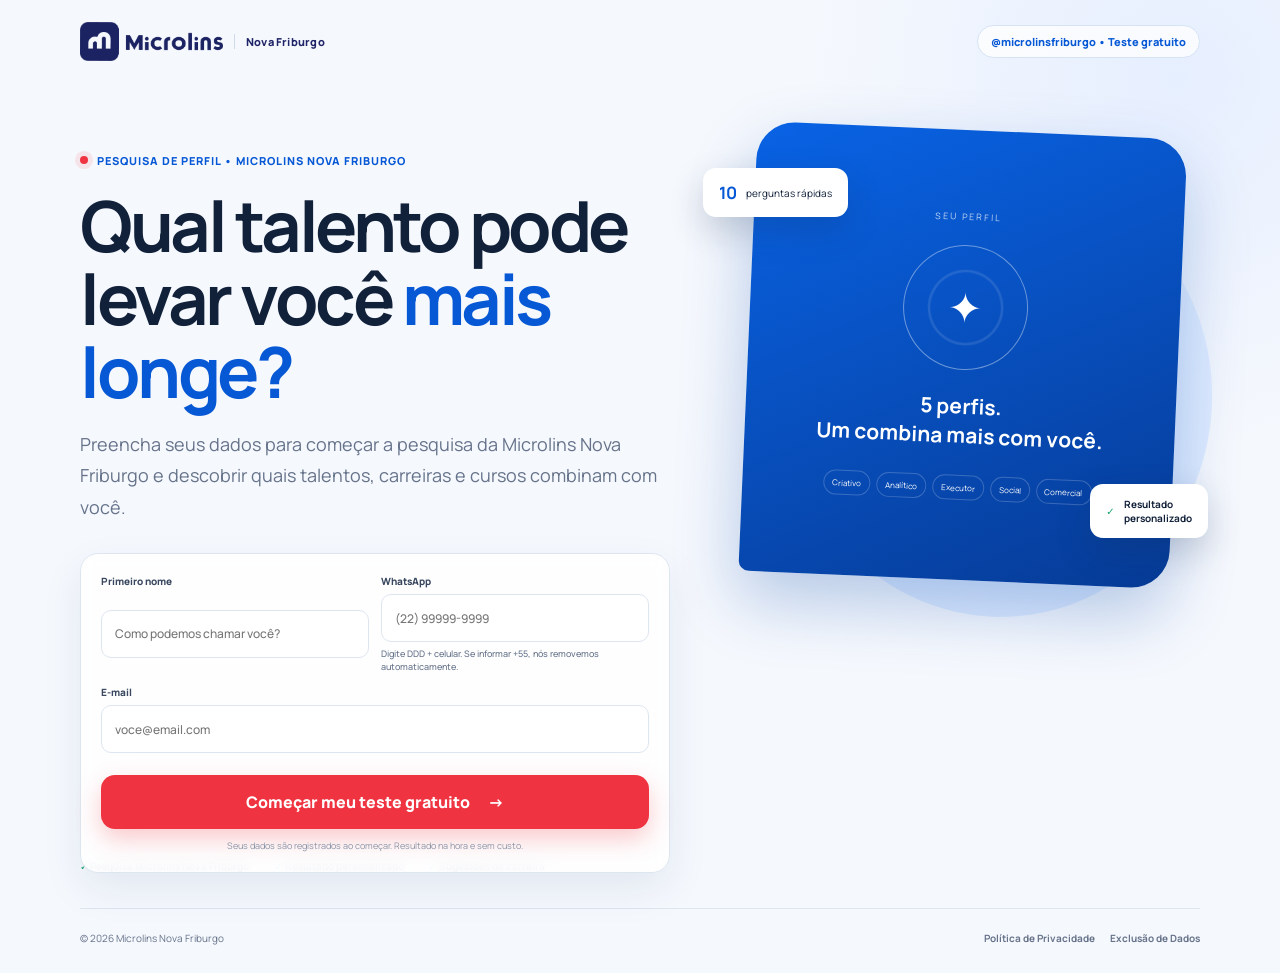
<file: index.html>
<!doctype html>
<html lang="pt-BR">
<head>
  <meta charset="UTF-8">
  <meta name="viewport" content="width=device-width,initial-scale=1">
  <meta name="description" content="Pesquisa de perfil da Microlins Nova Friburgo para descobrir talentos, caminhos profissionais e cursos compatíveis.">
  <meta name="theme-color" content="#0758d5">
  <title>Teste de Perfil | Microlins Nova Friburgo</title>
  <link rel="preconnect" href="https://fonts.googleapis.com">
  <link rel="preconnect" href="https://fonts.gstatic.com" crossorigin>
  <link href="https://fonts.googleapis.com/css2?family=Manrope:wght@400;500;600;700;800&display=swap" rel="stylesheet">
  <link rel="stylesheet" href="styles.css?v=20260728-1">
  <!-- Meta Pixel Code -->
  <script>
  !function(f,b,e,v,n,t,s)
  {if(f.fbq)return;n=f.fbq=function(){n.callMethod?
  n.callMethod.apply(n,arguments):n.queue.push(arguments)};
  if(!f._fbq)f._fbq=n;n.push=n;n.loaded=!0;n.version='2.0';
  n.queue=[];t=b.createElement(e);t.async=!0;
  t.src=v;s=b.getElementsByTagName(e)[0];
  s.parentNode.insertBefore(t,s)}(window, document,'script',
  'https://connect.facebook.net/en_US/fbevents.js');
  fbq('init', '1681201459770851');
  fbq('track', 'PageView');
  </script>
  <noscript><img height="1" width="1" style="display:none"
  src="https://www.facebook.com/tr?id=1681201459770851&ev=PageView&noscript=1"
  /></noscript>
  <!-- End Meta Pixel Code -->
  <!-- GOOGLE ANALYTICS: cole a tag gtag.js aqui. -->
</head>
<body>
<header class="topbar">
  <a class="brand" href="#" aria-label="Microlins Nova Friburgo — início">
    <img src="microlins-logo.png" alt="Microlins">
    <span class="brand-unit">Nova Friburgo</span>
  </a>
  <span class="badge">@microlinsfriburgo • Teste gratuito</span>
</header>
<main>
<section id="welcome" class="screen welcome active">
  <div class="hero-copy">
    <div class="eyebrow"><i></i> Pesquisa de perfil • Microlins Nova Friburgo</div>
    <h1>Qual talento pode levar você <em>mais longe?</em></h1>
    <p>Preencha seus dados para começar a pesquisa da Microlins Nova Friburgo e descobrir quais talentos, carreiras e cursos combinam com você.</p>
    <form id="lead-form" class="welcome-form" novalidate>
      <div class="welcome-fields">
        <label>Primeiro nome<input name="studentName" autocomplete="given-name" placeholder="Como podemos chamar você?" required></label>
        <label>WhatsApp<input name="studentWhatsapp" type="tel" inputmode="numeric" autocomplete="tel-national" maxlength="20" placeholder="(22) 99999-9999" aria-describedby="whatsapp-help" required><small id="whatsapp-help" class="phone-hint">Digite DDD + celular. Se informar +55, nós removemos automaticamente.</small></label>
        <label class="wide">E-mail<input name="studentEmail" type="email" inputmode="email" autocomplete="email" placeholder="voce@email.com" required></label>
      </div>
      <p id="form-error" class="error" role="alert"></p>
      <button class="btn primary welcome-submit" type="submit">Começar meu teste gratuito <span>→</span></button>
      <small class="secure">Seus dados são registrados ao começar. Resultado na hora e sem custo.</small>
    </form>
  </div>
  <div class="hero-art" aria-hidden="true"><div class="profile-card"><label>SEU PERFIL</label><div class="spark">✦</div><strong>5 perfis.<br>Um combina mais com você.</strong><div><span>Criativo</span><span>Analítico</span><span>Executor</span><span>Social</span><span>Comercial</span></div></div><aside class="float one"><b>10</b> perguntas rápidas</aside><aside class="float two">✓ <b>Resultado<br>personalizado</b></aside></div>
  <div class="trust"><span>✓ Pesquisa Microlins Nova Friburgo</span><span>✓ Resultado personalizado</span><span>✓ Sugestões de carreira</span></div>
</section>
<section id="quiz" class="screen quiz" aria-live="polite">
  <div class="progress-copy"><span id="progress-label"></span><b id="progress-percent"></b></div>
  <div class="progress" role="progressbar" aria-valuemin="1" aria-valuemax="10"><i id="progress-bar"></i></div>
  <article class="quiz-card"><b id="question-number" class="number"></b><h2 id="question-title"></h2><p>Escolha a alternativa que mais combina com você.</p><div id="answers" class="answers"></div></article>
  <button id="back" class="text-btn">← Voltar</button>
</section>
<section id="result" class="screen result">
  <div class="result-head"><div class="eyebrow light">Seu perfil predominante é</div><div id="result-icon" class="result-icon"></div><h2 id="result-title"></h2><p id="result-summary"></p></div>
  <div class="result-body"><article class="score-card"><h3>Seu mapa de talentos</h3><p>Todo mundo tem um pouco de cada perfil. Veja como ficaram suas respostas:</p><div id="score-list"></div></article>
    <div class="result-grid"><article class="info-card"><i>⚡</i><h3>Seus pontos fortes</h3><ul id="strengths"></ul></article><article class="info-card"><i>🚀</i><h3>Profissões que combinam</h3><div id="careers" class="chips"></div></article><article class="info-card courses"><i>🎓</i><h3>Cursos para começar</h3><ul id="courses"></ul></article></div>
    <aside id="offer-card" class="offer-card">
      <div class="offer-ribbon">Benefício liberado após a conclusão do teste</div>
      <div class="offer-layout">
        <div class="offer-copy">
          <div class="eyebrow light">Condição especial Microlins Nova Friburgo</div>
          <h3><span id="offer-student"></span>, sua recomendação começa por <strong id="offer-course"></strong>.</h3>
          <p>Seu resultado foi <b id="offer-profile"></b>. Ao concluir o teste, você liberou uma condição de matrícula para participantes desta pesquisa.</p>
        </div>
        <div class="offer-price" aria-label="Matrícula de cento e noventa e nove reais por um real">
          <span>Matrícula</span>
          <del>R$ 199,00</del>
          <strong>R$ 1,00</strong>
        </div>
      </div>
      <div class="offer-action">
        <div class="countdown-wrap">
          <span>Tempo para solicitar pelo WhatsApp</span>
          <div id="offer-timer" class="countdown" role="timer" aria-live="polite">05:00</div>
          <small id="offer-status">O prazo continua correndo mesmo se a página for atualizada.</small>
        </div>
        <a id="whatsapp" class="btn whatsapp" target="_blank" rel="noopener">Solicitar matrícula por R$ 1 ↗</a>
        <p id="save-error" class="error" role="alert" hidden></p>
      </div>
      <p class="offer-terms">
        *Condição destinada a novos alunos que concluíram esta pesquisa e válida para todos os cursos oferecidos pela unidade Microlins Nova Friburgo. O valor promocional de R$ 1 refere-se exclusivamente à taxa de matrícula, cujo valor normal é R$ 199. Mensalidades, material didático e outros itens contratados são cobrados separadamente. Benefício pessoal e intransferível, sujeito à confirmação da unidade.
      </p>
    </aside>
    <button id="restart" class="text-btn">↻ Refazer o teste</button>
  </div>
</section>
</main>
<footer class="site-footer">
  <span>© 2026 Microlins Nova Friburgo</span>
  <nav aria-label="Privacidade">
    <a href="/privacy.html">Política de Privacidade</a>
    <a href="/exclusao-de-dados.html">Exclusão de Dados</a>
  </nav>
</footer>
<script src="script.js?v=20260923-1"></script>
</body>
</html>
</file>
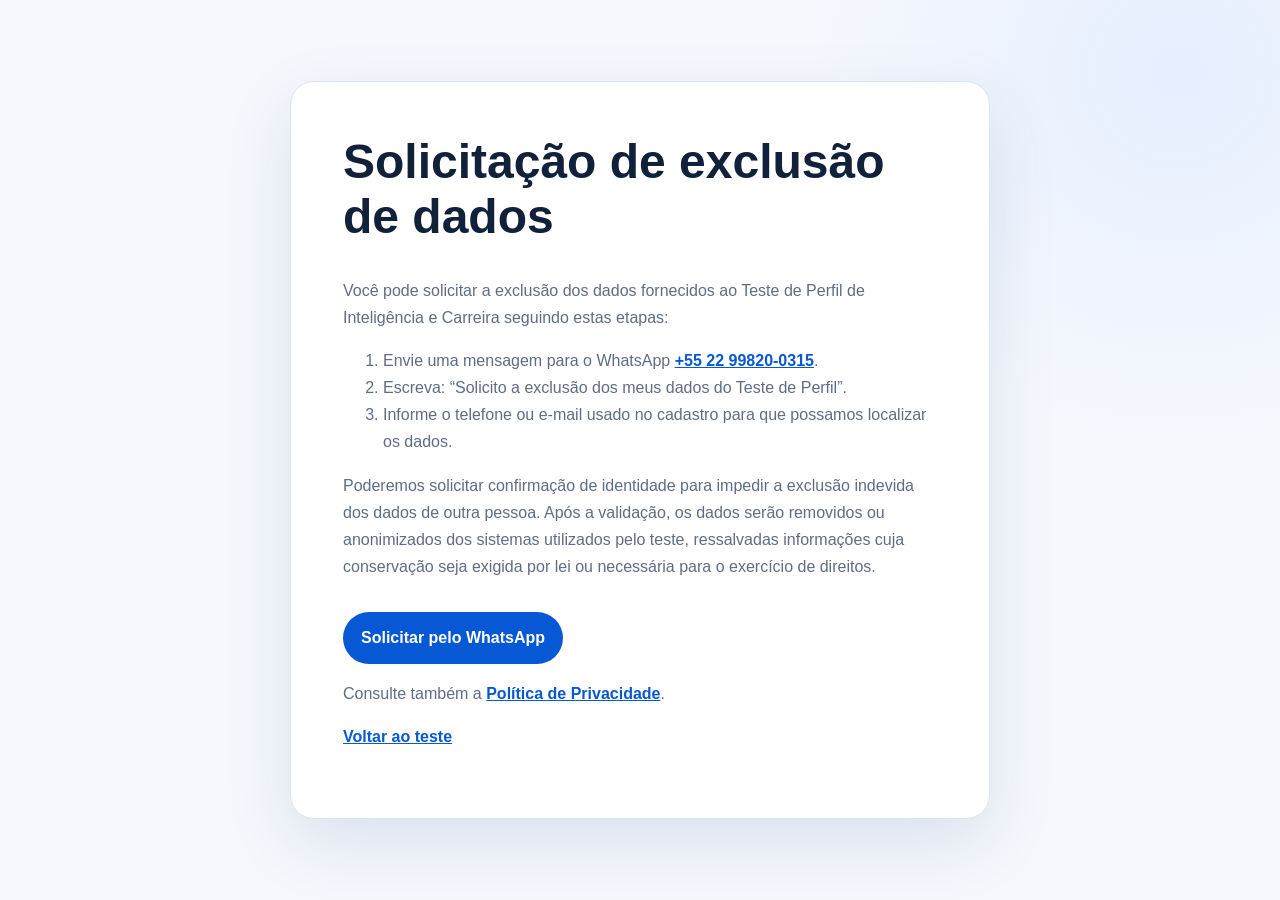
<file: exclusao-de-dados.html>
<!doctype html>
<html lang="pt-BR">
<head>
  <meta charset="UTF-8">
  <meta name="viewport" content="width=device-width,initial-scale=1">
  <meta name="robots" content="index,follow">
  <meta name="theme-color" content="#0758d5">
  <meta name="description" content="Instruções para solicitar a exclusão de dados do Teste de Perfil de Inteligência e Carreira.">
  <title>Exclusão de Dados | Teste de Perfil</title>
  <style>
    :root{--blue:#0758d5;--ink:#12213a;--muted:#5f6d84;--line:#dde5ef;--bg:#f5f8fd;--paper:#fff}
    *{box-sizing:border-box}
    body{display:grid;min-height:100vh;margin:0;padding:16px;color:var(--ink);background:radial-gradient(circle at 92% 8%,#e6efff 0,transparent 25%),var(--bg);font:16px/1.7 Arial,Helvetica,sans-serif;place-items:center}
    main{width:min(700px,100%);padding:clamp(24px,5vw,52px);border:1px solid var(--line);border-radius:24px;background:var(--paper);box-shadow:0 24px 70px rgba(13,47,101,.11)}
    h1{margin-top:0;line-height:1.15;font-size:clamp(2rem,7vw,3rem)}p,li{color:var(--muted)}a{color:var(--blue);font-weight:700}
    .button{display:inline-block;margin-top:16px;padding:12px 18px;border-radius:999px;color:#fff;background:var(--blue);text-decoration:none}
  </style>
</head>
<body>
  <main>
    <h1>Solicitação de exclusão de dados</h1>
    <p>
      Você pode solicitar a exclusão dos dados fornecidos ao Teste de Perfil de
      Inteligência e Carreira seguindo estas etapas:
    </p>
    <ol>
      <li>
        Envie uma mensagem para o WhatsApp
        <a href="https://wa.me/5522998200315" rel="noopener">+55 22 99820-0315</a>.
      </li>
      <li>Escreva: “Solicito a exclusão dos meus dados do Teste de Perfil”.</li>
      <li>
        Informe o telefone ou e-mail usado no cadastro para que possamos localizar
        os dados.
      </li>
    </ol>
    <p>
      Poderemos solicitar confirmação de identidade para impedir a exclusão
      indevida dos dados de outra pessoa. Após a validação, os dados serão
      removidos ou anonimizados dos sistemas utilizados pelo teste, ressalvadas
      informações cuja conservação seja exigida por lei ou necessária para o
      exercício de direitos.
    </p>
    <a class="button" href="https://wa.me/5522998200315?text=Solicito%20a%20exclus%C3%A3o%20dos%20meus%20dados%20do%20Teste%20de%20Perfil." rel="noopener">Solicitar pelo WhatsApp</a>
    <p>Consulte também a <a href="/privacy.html">Política de Privacidade</a>.</p>
    <p><a href="/">Voltar ao teste</a></p>
  </main>
</body>
</html>
</file>
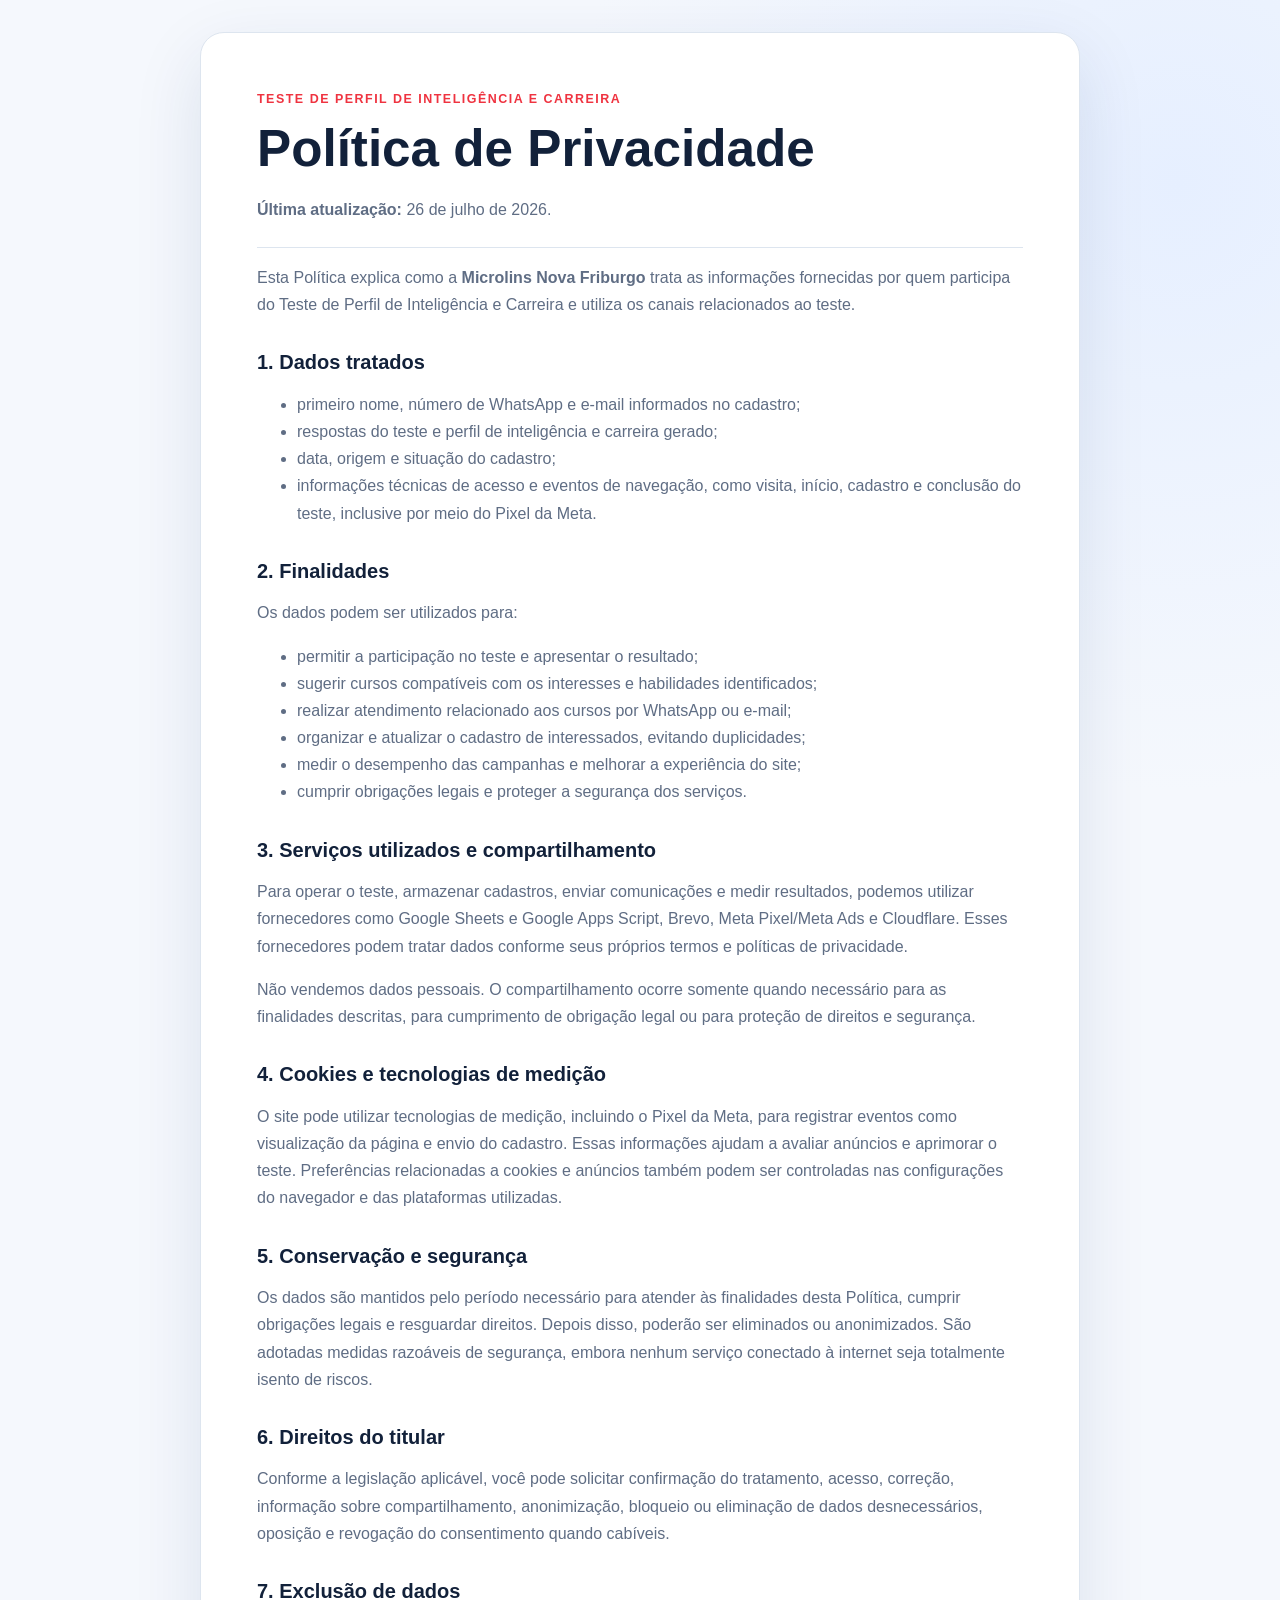
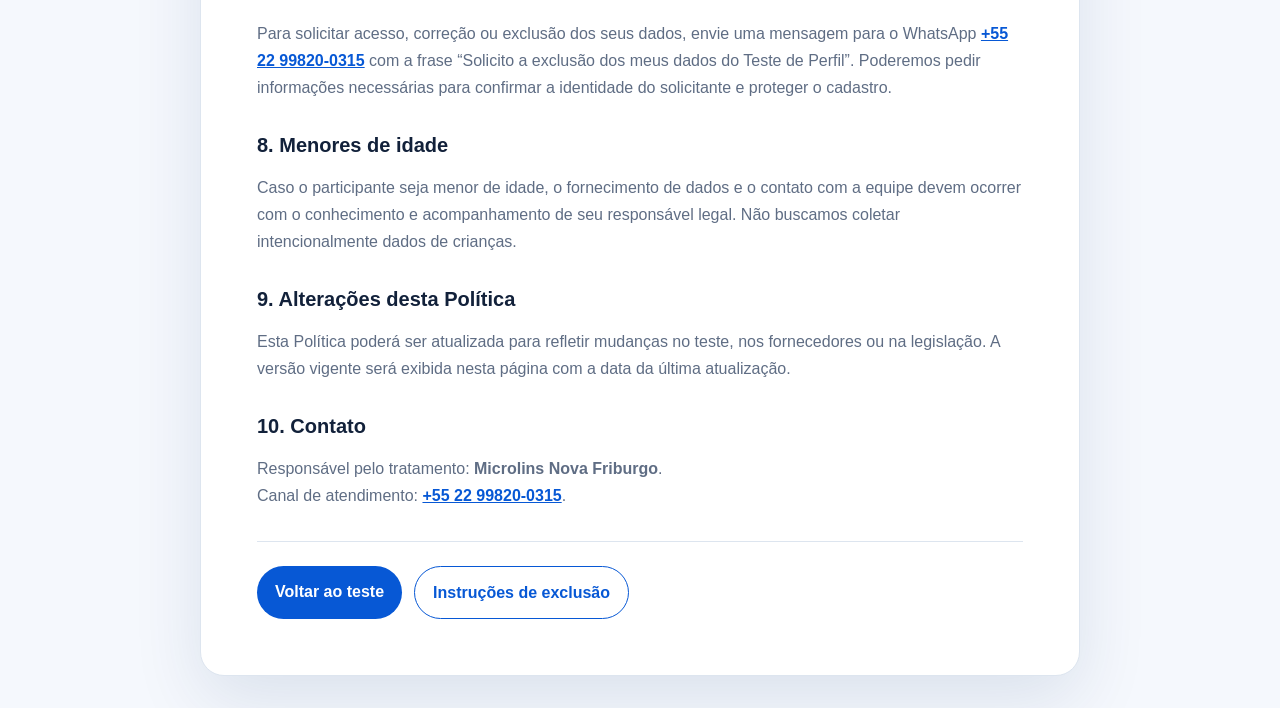
<file: privacy.html>
<!doctype html>
<html lang="pt-BR">
<head>
  <meta charset="UTF-8">
  <meta name="viewport" content="width=device-width,initial-scale=1">
  <meta name="robots" content="index,follow">
  <meta name="theme-color" content="#0758d5">
  <meta name="description" content="Política de Privacidade do Teste de Perfil de Inteligência e Carreira da Microlins Nova Friburgo.">
  <title>Política de Privacidade | Teste de Perfil</title>
  <style>
    :root{--blue:#0758d5;--dark:#073b96;--red:#ef3340;--ink:#12213a;--muted:#5f6d84;--line:#dde5ef;--bg:#f5f8fd;--paper:#fff}
    *{box-sizing:border-box}
    body{margin:0;color:var(--ink);background:radial-gradient(circle at 92% 8%,#e6efff 0,transparent 25%),var(--bg);font:16px/1.7 Arial,Helvetica,sans-serif}
    main{width:min(880px,calc(100% - 32px));margin:32px auto;padding:clamp(24px,5vw,56px);border:1px solid var(--line);border-radius:24px;background:var(--paper);box-shadow:0 24px 70px rgba(13,47,101,.11)}
    h1,h2{line-height:1.2}h1{margin:0;font-size:clamp(2rem,6vw,3.2rem)}h2{margin-top:2rem;font-size:1.25rem}
    p,li{color:var(--muted)}a{color:var(--blue);font-weight:700}.eyebrow{margin:0 0 8px;color:var(--red);font-size:.78rem;font-weight:800;letter-spacing:.12em;text-transform:uppercase}
    .updated{padding-bottom:24px;border-bottom:1px solid var(--line)}.actions{display:flex;flex-wrap:wrap;gap:12px;margin-top:32px;padding-top:24px;border-top:1px solid var(--line)}
    .button{display:inline-block;padding:12px 18px;border-radius:999px;color:#fff;background:var(--blue);text-decoration:none}.button.secondary{color:var(--blue);background:transparent;border:1px solid var(--blue)}
  </style>
</head>
<body>
  <main>
    <p class="eyebrow">Teste de Perfil de Inteligência e Carreira</p>
    <h1>Política de Privacidade</h1>
    <p class="updated"><strong>Última atualização:</strong> 26 de julho de 2026.</p>

    <p>
      Esta Política explica como a <strong>Microlins Nova Friburgo</strong> trata as
      informações fornecidas por quem participa do Teste de Perfil de Inteligência
      e Carreira e utiliza os canais relacionados ao teste.
    </p>

    <h2>1. Dados tratados</h2>
    <ul>
      <li>primeiro nome, número de WhatsApp e e-mail informados no cadastro;</li>
      <li>respostas do teste e perfil de inteligência e carreira gerado;</li>
      <li>data, origem e situação do cadastro;</li>
      <li>
        informações técnicas de acesso e eventos de navegação, como visita,
        início, cadastro e conclusão do teste, inclusive por meio do Pixel da Meta.
      </li>
    </ul>

    <h2>2. Finalidades</h2>
    <p>Os dados podem ser utilizados para:</p>
    <ul>
      <li>permitir a participação no teste e apresentar o resultado;</li>
      <li>sugerir cursos compatíveis com os interesses e habilidades identificados;</li>
      <li>realizar atendimento relacionado aos cursos por WhatsApp ou e-mail;</li>
      <li>organizar e atualizar o cadastro de interessados, evitando duplicidades;</li>
      <li>medir o desempenho das campanhas e melhorar a experiência do site;</li>
      <li>cumprir obrigações legais e proteger a segurança dos serviços.</li>
    </ul>

    <h2>3. Serviços utilizados e compartilhamento</h2>
    <p>
      Para operar o teste, armazenar cadastros, enviar comunicações e medir
      resultados, podemos utilizar fornecedores como Google Sheets e Google Apps
      Script, Brevo, Meta Pixel/Meta Ads e Cloudflare. Esses fornecedores podem
      tratar dados conforme seus próprios termos e políticas de privacidade.
    </p>
    <p>
      Não vendemos dados pessoais. O compartilhamento ocorre somente quando
      necessário para as finalidades descritas, para cumprimento de obrigação
      legal ou para proteção de direitos e segurança.
    </p>

    <h2>4. Cookies e tecnologias de medição</h2>
    <p>
      O site pode utilizar tecnologias de medição, incluindo o Pixel da Meta, para
      registrar eventos como visualização da página e envio do cadastro. Essas
      informações ajudam a avaliar anúncios e aprimorar o teste. Preferências
      relacionadas a cookies e anúncios também podem ser controladas nas
      configurações do navegador e das plataformas utilizadas.
    </p>

    <h2>5. Conservação e segurança</h2>
    <p>
      Os dados são mantidos pelo período necessário para atender às finalidades
      desta Política, cumprir obrigações legais e resguardar direitos. Depois
      disso, poderão ser eliminados ou anonimizados. São adotadas medidas
      razoáveis de segurança, embora nenhum serviço conectado à internet seja
      totalmente isento de riscos.
    </p>

    <h2>6. Direitos do titular</h2>
    <p>
      Conforme a legislação aplicável, você pode solicitar confirmação do
      tratamento, acesso, correção, informação sobre compartilhamento,
      anonimização, bloqueio ou eliminação de dados desnecessários, oposição e
      revogação do consentimento quando cabíveis.
    </p>

    <h2 id="exclusao">7. Exclusão de dados</h2>
    <p>
      Para solicitar acesso, correção ou exclusão dos seus dados, envie uma
      mensagem para o WhatsApp
      <a href="https://wa.me/5522998200315?text=Solicito%20a%20exclus%C3%A3o%20dos%20meus%20dados%20do%20Teste%20de%20Perfil." rel="noopener">+55 22 99820-0315</a>
      com a frase “Solicito a exclusão dos meus dados do Teste de Perfil”.
      Poderemos pedir informações necessárias para confirmar a identidade do
      solicitante e proteger o cadastro.
    </p>

    <h2>8. Menores de idade</h2>
    <p>
      Caso o participante seja menor de idade, o fornecimento de dados e o contato
      com a equipe devem ocorrer com o conhecimento e acompanhamento de seu
      responsável legal. Não buscamos coletar intencionalmente dados de crianças.
    </p>

    <h2>9. Alterações desta Política</h2>
    <p>
      Esta Política poderá ser atualizada para refletir mudanças no teste, nos
      fornecedores ou na legislação. A versão vigente será exibida nesta página
      com a data da última atualização.
    </p>

    <h2>10. Contato</h2>
    <p>
      Responsável pelo tratamento: <strong>Microlins Nova Friburgo</strong>.<br>
      Canal de atendimento:
      <a href="https://wa.me/5522998200315" rel="noopener">+55 22 99820-0315</a>.
    </p>

    <div class="actions">
      <a class="button" href="/">Voltar ao teste</a>
      <a class="button secondary" href="/exclusao-de-dados.html">Instruções de exclusão</a>
    </div>
  </main>
</body>
</html>
</file>
<file: styles.css>
:root{--blue:#0758d5;--dark:#073b96;--red:#ef3340;--ink:#12213a;--muted:#66738a;--line:#dde5ef;--bg:#f5f8fd;--green:#16a36a;--shadow:0 24px 70px rgba(13,47,101,.13)}
*{box-sizing:border-box}html{scroll-behavior:smooth}body{margin:0;min-height:100vh;overflow-x:hidden;color:var(--ink);background:radial-gradient(circle at 92% 8%,#e6efff 0,transparent 25%),var(--bg);font-family:Manrope,system-ui,sans-serif;-webkit-font-smoothing:antialiased}button,input{font:inherit}button{cursor:pointer}.topbar{width:min(1120px,calc(100% - 40px));height:82px;margin:auto;display:flex;align-items:center;justify-content:space-between}.brand{display:flex;align-items:center;gap:11px;color:var(--ink);font-weight:800;text-decoration:none}.brand img{width:auto;height:39px;display:block}.brand-unit{padding-left:11px;border-left:1px solid #cfd9e9;color:#202568;font-size:11px;letter-spacing:.02em}.badge{padding:8px 13px;border:1px solid #d6e3f5;border-radius:99px;color:var(--blue);background:#ffffffbb;font-size:11px;font-weight:800}
.screen{display:none;width:min(1120px,calc(100% - 32px));margin:auto;animation:in .4s ease}.screen.active{display:block}@keyframes in{from{opacity:0;transform:translateY(12px)}}.welcome{min-height:calc(100vh - 82px);padding:65px 0 35px;position:relative}.hero-copy{width:55%;position:relative;z-index:1}.eyebrow{display:inline-flex;align-items:center;gap:9px;color:var(--blue);font-size:11px;font-weight:800;letter-spacing:1px;text-transform:uppercase}.eyebrow i{width:8px;height:8px;border-radius:50%;background:var(--red);box-shadow:0 0 0 5px #ef33401a}.hero-copy h1{max-width:660px;margin:20px 0;font-size:clamp(44px,5.5vw,72px);line-height:1.04;letter-spacing:-3.5px}.hero-copy h1 em{color:var(--blue);font-style:normal;position:relative}.hero-copy h1 em:after{content:"";position:absolute;left:2px;right:0;bottom:-5px;height:5px;border-radius:6px;background:var(--red)}.hero-copy>p{max-width:580px;margin:0 0 30px;color:var(--muted);font-size:18px;line-height:1.75}.btn{border:0;border-radius:14px;padding:16px 21px;display:inline-flex;align-items:center;justify-content:center;gap:18px;font-weight:800;text-decoration:none;transition:.2s}.primary{color:white;background:var(--red);box-shadow:0 10px 24px #ef334044}.primary:hover{transform:translateY(-2px);background:#d92633}.hero-copy>small{display:inline-block;max-width:170px;margin-left:18px;color:var(--muted);font-size:10px;line-height:1.5}
.hero-art{width:39%;max-width:430px;position:absolute;right:2%;top:48px}.hero-art:before{content:"";position:absolute;inset:9% -8% -8% 9%;z-index:-1;border-radius:50%;background:#deebff;transform:rotate(-5deg)}.profile-card{min-height:450px;padding:40px 28px;display:flex;flex-direction:column;align-items:center;justify-content:center;border-radius:38px 38px 38px 10px;color:white;background:linear-gradient(155deg,#0963e5,#063b96);text-align:center;box-shadow:0 28px 65px #0746a844;transform:rotate(2.5deg)}.profile-card label{font-size:9px;letter-spacing:2px;opacity:.75}.spark{width:125px;height:125px;margin:22px 0;display:grid;place-items:center;border:1px solid #ffffff66;border-radius:50%;background:radial-gradient(circle,#ffffff33 0 5%,transparent 6% 40%,#ffffff1d 41% 43%,transparent 44%);font-size:42px}.profile-card strong{font-size:21px;line-height:1.4}.profile-card>div:last-child{margin-top:25px;display:flex;justify-content:center;flex-wrap:wrap;gap:6px}.profile-card span{padding:6px 8px;border:1px solid #ffffff33;border-radius:99px;font-size:8px}.float{position:absolute;z-index:2;padding:13px 16px;display:flex;align-items:center;gap:9px;border-radius:13px;background:white;box-shadow:0 14px 35px #122b4e33;font-size:10px}.float b{color:var(--blue);font-size:17px}.one{top:38px;left:-45px}.two{right:-30px;bottom:42px;color:var(--green)}.two b{color:var(--ink);font-size:10px}.trust{position:absolute;left:0;bottom:35px;display:flex;gap:25px;color:var(--muted);font-size:10px;font-weight:700}.trust span:first-letter{color:var(--green)}
.quiz{max-width:760px;padding:35px 0 70px}.progress-copy{margin-bottom:9px;display:flex;justify-content:space-between;color:var(--muted);font-size:11px;font-weight:700}.progress-copy b{color:var(--blue)}.progress{height:7px;margin-bottom:24px;overflow:hidden;border-radius:99px;background:#dfe7f2}.progress i{display:block;width:7%;height:100%;border-radius:inherit;background:linear-gradient(90deg,var(--blue),#3785ed);transition:.3s}.quiz-card{padding:42px;border:1px solid var(--line);border-radius:24px;background:white;box-shadow:var(--shadow)}.number{width:47px;height:47px;display:grid;place-items:center;border-radius:14px;color:white;background:var(--blue);box-shadow:0 7px 18px #0758d544}.quiz-card h2{margin:24px 0 8px;font-size:clamp(23px,4vw,31px);line-height:1.3;letter-spacing:-1px}.quiz-card>p{margin:0 0 25px;color:var(--muted);font-size:12px}.answers{display:grid;gap:10px}.answer{width:100%;min-height:61px;padding:11px 17px;display:flex;align-items:center;gap:13px;border:1px solid var(--line);border-radius:13px;color:var(--ink);background:white;text-align:left;font-weight:600;transition:.18s}.answer:hover,.answer.selected{border-color:var(--blue);background:#edf4ff;transform:translateX(3px)}.letter{flex:0 0 34px;height:34px;display:grid;place-items:center;border-radius:9px;color:var(--blue);background:#e8f1ff;font-size:11px;font-weight:800}.text-btn{margin:19px auto 0;display:block;border:0;color:var(--muted);background:none;font-size:12px;font-weight:700}
.lead-screen{max-width:760px;padding:25px 0 70px}.form-head{text-align:center;margin-bottom:25px}.unlock{width:54px;height:54px;margin:0 auto 14px;display:grid;place-items:center;border-radius:16px;background:#e8f1ff;font-size:23px}.form-head h2{margin:8px 0;font-size:33px;letter-spacing:-1.2px}.form-head p{max-width:510px;margin:auto;color:var(--muted);font-size:13px}.almost{width:170px;height:5px;margin:17px auto 6px;border-radius:9px;background:#dfe6ef;overflow:hidden}.almost i{display:block;width:86%;height:100%;background:var(--green)}.form-head>small{color:var(--green);font-size:9px;font-weight:800;letter-spacing:.6px}.lead-form{padding:33px;border:1px solid var(--line);border-radius:24px;background:white;box-shadow:var(--shadow)}fieldset{margin:0;padding:0;border:0}fieldset+fieldset{margin-top:28px;padding-top:27px;border-top:1px solid var(--line)}legend{width:100%;margin-bottom:21px;display:flex;align-items:center;gap:11px;font-size:13px;font-weight:800}legend>b{width:34px;height:34px;display:grid;place-items:center;border-radius:10px;color:white;background:var(--blue)}legend span small{display:block;margin-top:2px;color:var(--muted);font-size:9px;font-weight:500}.fields{display:grid;grid-template-columns:1fr 1fr;gap:17px}.fields label{display:grid;gap:7px;color:#3a4860;font-size:10px;font-weight:800}.fields .wide{grid-column:1/-1}.fields input{width:100%;height:48px;padding:0 13px;outline:0;border:1px solid var(--line);border-radius:10px;background:#fbfcfe;color:var(--ink);font-size:12px;font-weight:500}.fields input:focus{border-color:var(--blue);box-shadow:0 0 0 3px #0758d514}.fields input.invalid{border-color:var(--red)}.consent{margin-top:25px;display:flex;align-items:flex-start;gap:9px;color:var(--muted);font-size:10px;line-height:1.55}.consent input{width:17px;height:17px;accent-color:var(--blue)}.consent button{padding:0;border:0;color:var(--blue);background:none;text-decoration:underline;font:inherit;font-weight:800}.error{min-height:17px;margin:8px 0 0;color:var(--red);text-align:center;font-size:11px;font-weight:700}.submit{width:100%}.submit:disabled{opacity:.65}.secure{display:block;margin-top:11px;color:#8a95a7;text-align:center;font-size:9px}
.result{width:100%;max-width:none;margin-top:-82px}.result-head{min-height:420px;padding:116px 22px 88px;color:white;background:radial-gradient(circle at 20% 20%,#ffffff20,transparent 30%),linear-gradient(145deg,#0646a8,#073274);text-align:center}.light{color:#bdd5ff}.result-icon{width:74px;height:74px;margin:18px auto;display:grid;place-items:center;border:1px solid #ffffff55;border-radius:22px;background:#ffffff1c;font-size:34px}.result-head h2{margin:0 0 11px;font-size:clamp(36px,6vw,55px);letter-spacing:-2px}.result-head>p{max-width:680px;margin:auto;color:#d7e5ff;font-size:15px;line-height:1.7}.result-body{width:min(1000px,calc(100% - 32px));margin:-52px auto 0;padding-bottom:55px;position:relative}.score-card,.info-card{border:1px solid var(--line);border-radius:20px;background:white;box-shadow:0 16px 44px #0d2f651a}.score-card{padding:25px 29px}.score-card h3,.info-card h3{margin:0 0 5px;font-size:16px}.score-card>p{margin:0 0 20px;color:var(--muted);font-size:10px}.score-row{margin-top:10px;display:grid;grid-template-columns:145px 1fr 34px;align-items:center;gap:12px;font-size:10px;font-weight:700}.score-track{height:7px;border-radius:9px;background:#e8edf4;overflow:hidden}.score-fill{height:100%;border-radius:inherit;background:var(--blue)}.score-row:first-child .score-fill{background:var(--red)}.score-row>span:last-child{color:var(--muted);text-align:right}.result-grid{margin-top:18px;display:grid;grid-template-columns:repeat(3,1fr);gap:18px}.info-card{padding:24px}.info-card>i{width:38px;height:38px;margin-bottom:15px;display:grid;place-items:center;border-radius:11px;background:#eaf2ff;font-style:normal}.info-card ul{margin:14px 0 0;padding:0;list-style:none}.info-card li{margin-top:9px;color:#536079;font-size:11px}.info-card li:before{content:"✓";margin-right:8px;color:var(--green);font-weight:900}.chips{margin-top:14px;display:flex;flex-wrap:wrap;gap:7px}.chips span{padding:7px 9px;border-radius:8px;color:var(--dark);background:#eaf2ff;font-size:9px;font-weight:700}.courses li{padding:9px;border-radius:8px;background:#f6f8fb}.courses li:before{content:"→";color:var(--red)}.cta{margin-top:18px;padding:33px;display:flex;align-items:center;justify-content:space-between;gap:25px;border-radius:22px;color:white;background:linear-gradient(125deg,var(--blue),var(--dark));box-shadow:0 18px 42px #073e9f33}.cta h3{margin:7px 0;font-size:23px}.cta p{margin:0;color:#ccddf9;font-size:11px}.whatsapp{flex:none;color:white;background:#19a967;box-shadow:0 10px 22px #00000026}.whatsapp:hover{transform:translateY(-2px)}
.offer-card{margin-top:18px;overflow:hidden;border-radius:24px;color:white;background:radial-gradient(circle at 88% 10%,#ef334055 0,transparent 28%),linear-gradient(135deg,#202568,#083e9e);box-shadow:0 22px 55px #073e9f38}.offer-ribbon{padding:10px 24px;color:#202568;background:#ffd94a;text-align:center;font-size:10px;font-weight:900;letter-spacing:.06em;text-transform:uppercase}.offer-layout{padding:31px 33px 22px;display:grid;grid-template-columns:1fr auto;align-items:center;gap:28px}.offer-copy h3{max-width:650px;margin:8px 0 10px;font-size:clamp(22px,3.5vw,32px);line-height:1.22;letter-spacing:-1px}.offer-copy h3 strong{color:#ffd94a}.offer-copy p{max-width:670px;margin:0;color:#dce8ff;font-size:12px;line-height:1.7}.offer-copy p b{color:white}.offer-price{min-width:185px;padding:20px;display:grid;justify-items:center;border:1px solid #ffffff33;border-radius:19px;background:#ffffff16;box-shadow:inset 0 1px #ffffff22}.offer-price span{font-size:10px;font-weight:800;letter-spacing:.09em;text-transform:uppercase}.offer-price del{margin-top:7px;color:#c6d4ef;font-size:15px}.offer-price strong{color:#ffd94a;font-size:41px;line-height:1.05;letter-spacing:-2px}.offer-action{margin:0 33px;padding:20px 0;display:flex;align-items:center;justify-content:space-between;gap:24px;border-top:1px solid #ffffff24}.countdown-wrap{display:grid;gap:4px}.countdown-wrap>span{color:#c9d9f7;font-size:9px;font-weight:800;letter-spacing:.06em;text-transform:uppercase}.countdown{font-variant-numeric:tabular-nums;color:white;font-size:34px;font-weight:900;line-height:1;letter-spacing:1px}.countdown-wrap small{color:#aebfdf;font-size:8px}.offer-card.expired .countdown{color:#ffd94a}.offer-card.expired .offer-ribbon{color:white;background:var(--red)}.offer-card .whatsapp{min-width:280px}.offer-terms{margin:0;padding:0 33px 25px;color:#aebfdf;font-size:8px;line-height:1.6}
dialog{width:min(510px,calc(100% - 28px));padding:31px;border:0;border-radius:20px;color:var(--ink);box-shadow:0 30px 100px #08193755}dialog::backdrop{background:#07142ba8;backdrop-filter:blur(4px)}dialog p{color:var(--muted);font-size:12px;line-height:1.7}.close{position:absolute;right:15px;top:10px;border:0;background:none;color:var(--muted);font-size:25px}
@media(max-width:800px){.hero-copy{width:58%}.hero-art{width:36%}.float{display:none}.result-grid{grid-template-columns:1fr 1fr}.courses{grid-column:1/-1}}
@media(max-width:640px){.topbar{width:calc(100% - 30px);height:68px}.brand{font-size:14px}.brand>b{width:31px;height:31px}.badge{font-size:8px}.welcome{min-height:calc(100vh - 68px);padding:32px 0 28px}.welcome.active{display:flex;flex-direction:column}.hero-copy{width:100%;text-align:center}.eyebrow{font-size:8px}.hero-copy h1{margin:17px auto 14px;font-size:clamp(38px,12vw,50px);letter-spacing:-2.5px}.hero-copy>p{font-size:14px;line-height:1.65}.hero-copy .btn{width:100%}.hero-copy>small{max-width:none;margin:11px 0 0}.hero-art{width:78%;margin:35px auto 27px;position:relative;top:auto;right:auto}.profile-card{min-height:320px}.spark{width:88px;height:88px}.profile-card strong{font-size:18px}.trust{margin-top:auto;position:static;justify-content:center;flex-wrap:wrap;gap:9px 15px}.quiz{padding:20px 0 50px}.quiz-card{padding:23px 17px;border-radius:19px}.answer{min-height:58px;padding:10px 11px;font-size:12px}.lead-form{padding:22px 17px;border-radius:19px}.form-head h2{font-size:27px}.fields{grid-template-columns:1fr;gap:13px}.fields .wide{grid-column:auto}.result{margin-top:-68px}.result-head{padding:97px 17px 80px}.result-grid{grid-template-columns:1fr}.courses{grid-column:auto}.score-card{padding:21px 17px}.score-row{grid-template-columns:100px 1fr 29px;gap:7px;font-size:8px}.cta{padding:26px 21px;flex-direction:column;text-align:center;align-items:stretch}.cta h3{font-size:20px}.whatsapp{width:100%}}
.welcome-form{max-width:590px;padding:20px;border:1px solid var(--line);border-radius:18px;background:#ffffffdf;box-shadow:0 16px 42px #0d2f6514;backdrop-filter:blur(8px)}.welcome-fields{display:grid;grid-template-columns:1fr 1fr;gap:12px}.welcome-fields label{display:grid;gap:6px;color:#3a4860;font-size:10px;font-weight:800}.welcome-fields input{width:100%;height:48px;padding:0 13px;outline:0;border:1px solid var(--line);border-radius:10px;background:white;color:var(--ink);font-size:12px;font-weight:500}.welcome-fields input:focus{border-color:var(--blue);box-shadow:0 0 0 3px #0758d514}.welcome-fields input.invalid{border-color:var(--red)}.welcome-form .consent{margin-top:14px}.welcome-form .error{margin-top:5px}.welcome-submit{width:100%}.welcome-form .secure{display:block;max-width:none;margin:10px 0 0;text-align:center}.welcome-form+.secure{margin-left:0}
.phone-hint{color:var(--muted);font-size:9px;font-weight:500;line-height:1.4}
.welcome-fields .wide{grid-column:1/-1}
.site-footer{width:min(1120px,calc(100% - 32px));margin:0 auto;padding:22px 0 28px;display:flex;align-items:center;justify-content:space-between;gap:16px;border-top:1px solid var(--line);color:var(--muted);font-size:10px}.site-footer nav{display:flex;flex-wrap:wrap;gap:15px}.site-footer a{color:var(--muted);font-weight:700;text-decoration:none}.site-footer a:hover{color:var(--blue);text-decoration:underline}
@media(max-width:640px){.welcome-form{padding:17px;text-align:left}.welcome-fields{grid-template-columns:1fr}.welcome-fields .wide{grid-column:auto}.welcome-form .btn{width:100%}}
@media(max-width:520px){.site-footer{flex-direction:column;text-align:center}.site-footer nav{justify-content:center}}
@media(max-width:640px){.topbar .brand{gap:7px}.brand img{height:31px}.brand-unit{padding-left:7px;font-size:8px}.topbar .badge{max-width:135px;padding:6px 8px;font-size:7px;text-align:center}.offer-ribbon{padding:9px 13px;font-size:8px}.offer-layout{padding:24px 19px 18px;grid-template-columns:1fr;text-align:center}.offer-copy h3{font-size:23px}.offer-price{width:100%;min-width:0}.offer-action{margin:0 19px;padding:18px 0 20px;flex-direction:column;text-align:center}.offer-card .whatsapp{width:100%;min-width:0}.offer-terms{padding:0 19px 22px;text-align:center}}
@media(prefers-reduced-motion:reduce){*{animation-duration:.01ms!important;transition-duration:.01ms!important;scroll-behavior:auto!important}}
[hidden]{display:none!important}
#save-error button{margin-left:6px;padding:0;border:0;background:none;color:var(--blue);font:inherit;text-decoration:underline;cursor:pointer}
</file>
